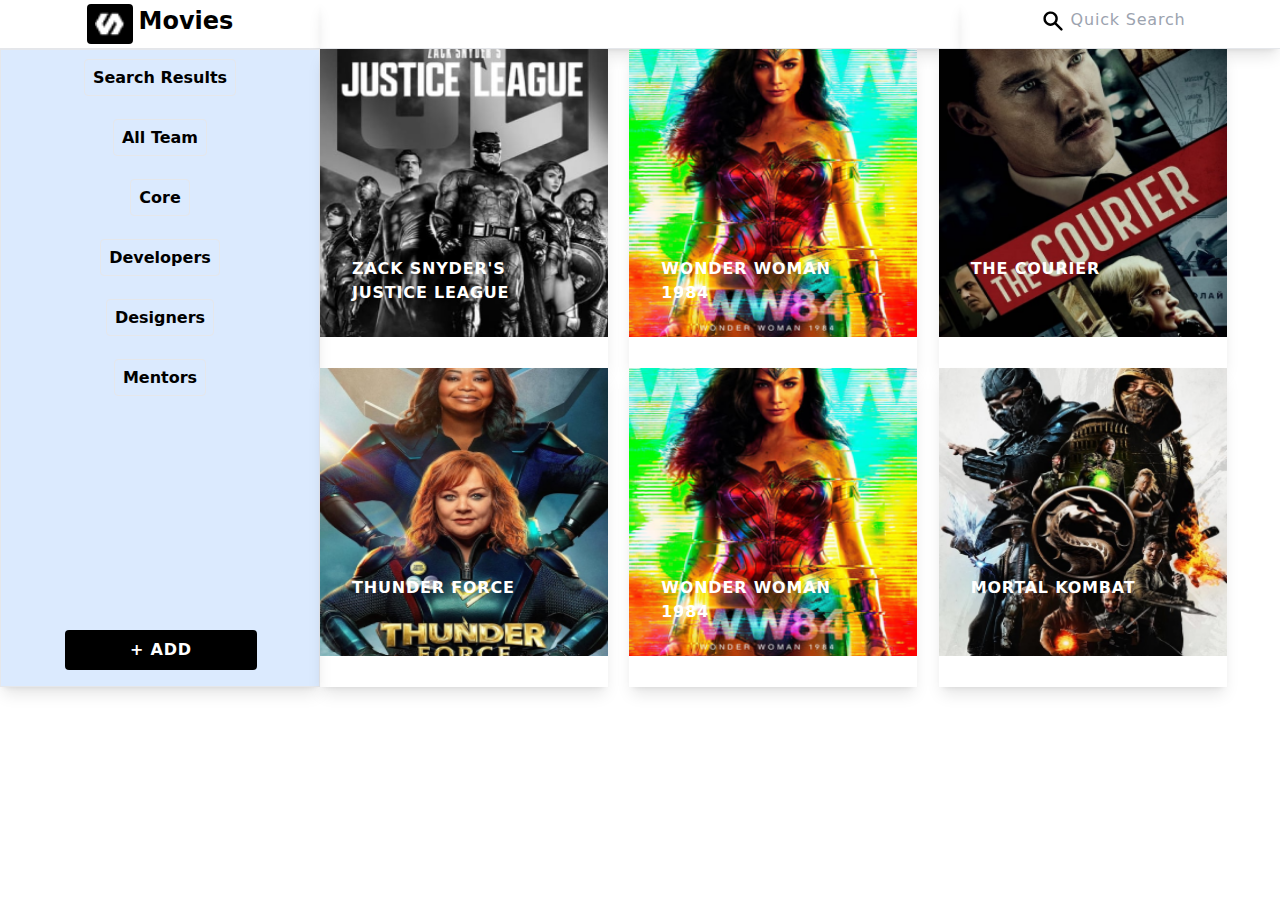
<file: index.html>
<!DOCTYPE html>
<html lang="en">
<head>
    <meta charset="UTF-8">
    <meta http-equiv="X-UA-Compatible" content="IE=edge">
    <meta name="viewport" content="width=device-width, initial-scale=1.0">
    <title>Movie Website</title>
    <link rel="stylesheet" href="styles.css">
</head>
<body>
    <div>
        <div class="grid grid-cols-4">
        <div class="col-span-1 p-1 border-b shadow-lg text-center">
            <img class="bg-black p-2 rounded h-10 inline-block" src="img/Path 1.png" alt="Path 1">
            <h1 class=" font-extrabold text-2xl sm:text-lg md:text-lg inline-block" id="names">Directory</h1>
        </div>
        <div class="col-span-2 border-b shadow-lg"></div>
        <div class="col-span-1 border-b shadow-lg text-center" id="search-result">
            <form id="form">
            <svg class="w-6 h-6 text-black inline-block btn" fill="currentColor" viewBox="0 0 20 20" xmlns="http://www.w3.org/2000/svg"><path fill-rule="evenodd" d="M8 4a4 4 0 100 8 4 4 0 000-8zM2 8a6 6 0 1110.89 3.476l4.817 4.817a1 1 0 01-1.414 1.414l-4.816-4.816A6 6 0 012 8z" clip-rule="evenodd"></path></svg>
            <input class="w-32 sm:w-0 md:w-0 inline-block mt-2 rounded btn search sm:invisible md:invisible" type="text" id="search" name="Quick Search" placeholder="Quick Search">
            </form>
        </div>
        </div>

        <div class="grid grid-cols-4">
        <div class="col-span-1 border shadow-lg font-bold p-4 text-center bg-blue-100">
        <ul class="space-y-9 sm:invisible md:invisible">
            <li>
                <a href="#">
                    <span class="border rounded hover:bg-white p-2">Search Results</span>
                </a>
            </li>
            <li>
                <a href="#">
                    <span class="border rounded hover:bg-white p-2">All Team</span>
                </a>
            </li>
            <li>
                <a href="#">
                    <span class="border rounded hover:bg-white p-2">Core</span>
                </a>
            </li>
            <li>
                <a href="#">
                    <span class="border rounded hover:bg-white p-2">Developers</span>
                </a>
            </li>
            <li>
                <a href="#">
                    <span class="border rounded hover:bg-white p-2">Designers</span>
                </a>
            </li>
            <li>
                <a href="#">
                    <span class="border rounded hover:bg-white p-2">Mentors</span>
                </a>
            </li>
        </ul>
        <div class="mt-60">
        <div class="text-white p-2 bg-black rounded lg:w-32 lg:ml-4 xl:w-40 xl:ml-1 2xl:w-48 2xl:ml-12 md:w-28 md:ml-3 w-52 ml-20 btn sm:invisible md:invisible 6xl:ml-44" id="button">+ Contact</div>
        </div>
        </div>

        <main class=" grid grid-cols-3 sm:grid-cols-1 md:grid-cols-2 md:mr-8 lg:mr-8 xl:mr-8 2xl:mr-8 col-span-3 movie" id="main">
            <div class="w-80 shadow-lg hover:shadow-2xl btn sm:w-16 lg:w-36 xl:w-40 2xl:w-72 movie">
                <img src="img/JL.png" alt="Image" class="w-80 h-72">
                <span class="badge title movie-info" id="movie-name">Zack Snyder's <br> Justice League</span>
            </div>
            <div class="w-80 shadow-lg hover:shadow-2xl btn sm:w-16 md:w-24 lg:w-36 xl:w-40 2xl:w-72 ">
                <img src="img/WW.png" alt="Image" class="w-80 h-72">
                <span class="badge title movie-info" id="movie-name">Wonder Woman <br> 1984</span>
            </div>
            <div class="w-80 shadow-lg hover:shadow-2xl btn sm:w-16 md:w-24 lg:w-36 xl:w-40 2xl:w-72">
                <img src="img/TC.png" alt="Image" class="w-80 h-72">
                <span class="badge title movie-info" id="movie-name">The Courier</span>
            </div>
            <div class="w-80 shadow-lg hover:shadow-2xl btn sm:w-16 md:w-24 lg:w-36 xl:w-40 2xl:w-72">
                <img src="img/TF.png" alt="Image" class="w-80 h-72">
                <span class="badge title movie-info" id="movie-name">Thunder Force</span>
            </div>
            <div class="w-80 shadow-lg hover:shadow-2xl btn sm:w-16 md:w-24 lg:w-36 xl:w-40 2xl:w-72">
                <img src="img/WW.png" alt="Image" class="w-80 h-72">
                <span class="badge title movie-info" id="movie-name">Wonder Woman <br> 1984</span>
            </div>
            <div class="w-80 shadow-lg hover:shadow-2xl btn sm:w-16 md:w-24 lg:w-36 xl:w-40 2xl:w-72">
                <img src="img/MK.png" alt="Image" class="w-80 h-72">
                <span class="badge title movie-info" id="movie-name">Mortal Kombat</span>
            </div>
        </main>
    </div>

    <script src="script.js"></script>
</body>
</html>
</file>
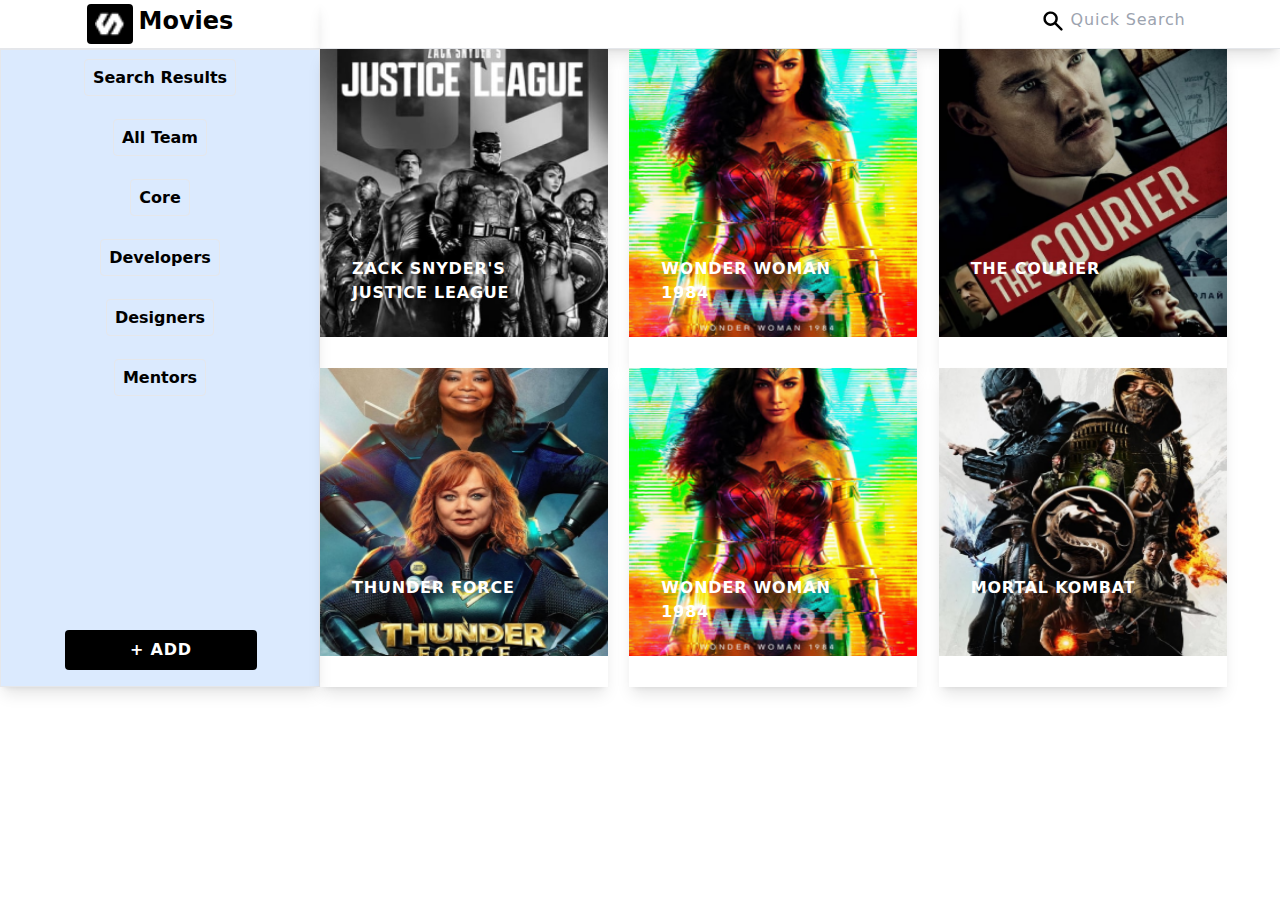
<file: public/index.html>
<!DOCTYPE html>
<html lang="en">
<head>
    <meta charset="UTF-8">
    <meta http-equiv="X-UA-Compatible" content="IE=edge">
    <meta name="viewport" content="width=device-width, initial-scale=1.0">
    <title>Movie Website</title>
    <link rel="stylesheet" href="styles.css">
</head>
<body>
    <div>
        <div class="grid grid-cols-4">
        <div class="col-span-1 p-1 border-b shadow-lg text-center">
            <img class="bg-black p-2 rounded h-10 inline-block" src="img/Path 1.png" alt="Path 1">
            <h1 class=" font-extrabold text-2xl sm:text-lg md:text-lg inline-block" id="names">Directory</h1>
        </div>
        <div class="col-span-2 border-b shadow-lg"></div>
        <div class="col-span-1 border-b shadow-lg text-center" id="search-result">
            <form id="form">
            <svg class="w-6 h-6 text-black inline-block btn" fill="currentColor" viewBox="0 0 20 20" xmlns="http://www.w3.org/2000/svg"><path fill-rule="evenodd" d="M8 4a4 4 0 100 8 4 4 0 000-8zM2 8a6 6 0 1110.89 3.476l4.817 4.817a1 1 0 01-1.414 1.414l-4.816-4.816A6 6 0 012 8z" clip-rule="evenodd"></path></svg>
            <input class="w-32 sm:w-0 md:w-0 inline-block mt-2 rounded btn search sm:invisible md:invisible" type="text" id="search" name="Quick Search" placeholder="Quick Search">
            </form>
        </div>
        </div>

        <div class="grid grid-cols-4">
        <div class="col-span-1 border shadow-lg font-bold p-4 text-center bg-blue-100">
        <ul class="space-y-9 sm:invisible md:invisible">
            <li>
                <a href="#">
                    <span class="border rounded hover:bg-white p-2">Search Results</span>
                </a>
            </li>
            <li>
                <a href="#">
                    <span class="border rounded hover:bg-white p-2">All Team</span>
                </a>
            </li>
            <li>
                <a href="#">
                    <span class="border rounded hover:bg-white p-2">Core</span>
                </a>
            </li>
            <li>
                <a href="#">
                    <span class="border rounded hover:bg-white p-2">Developers</span>
                </a>
            </li>
            <li>
                <a href="#">
                    <span class="border rounded hover:bg-white p-2">Designers</span>
                </a>
            </li>
            <li>
                <a href="#">
                    <span class="border rounded hover:bg-white p-2">Mentors</span>
                </a>
            </li>
        </ul>
        <div class="mt-60">
        <div class="text-white p-2 bg-black rounded lg:w-32 lg:ml-4 xl:w-40 xl:ml-1 2xl:w-48 2xl:ml-12 md:w-28 md:ml-3 w-52 ml-20 btn sm:invisible md:invisible 6xl:ml-44" id="button">+ Contact</div>
        </div>
        </div>

        <main class=" grid grid-cols-3 sm:grid-cols-1 md:grid-cols-2 md:mr-8 lg:mr-8 xl:mr-8 2xl:mr-8 col-span-3 movie" id="main">
            <div class="w-80 shadow-lg hover:shadow-2xl btn sm:w-16 lg:w-36 xl:w-40 2xl:w-72 movie">
                <img src="img/JL.png" alt="Image" class="w-80 h-72">
                <span class="badge title movie-info" id="movie-name">Zack Snyder's <br> Justice League</span>
            </div>
            <div class="w-80 shadow-lg hover:shadow-2xl btn sm:w-16 md:w-24 lg:w-36 xl:w-40 2xl:w-72 ">
                <img src="img/WW.png" alt="Image" class="w-80 h-72">
                <span class="badge title movie-info" id="movie-name">Wonder Woman <br> 1984</span>
            </div>
            <div class="w-80 shadow-lg hover:shadow-2xl btn sm:w-16 md:w-24 lg:w-36 xl:w-40 2xl:w-72">
                <img src="img/TC.png" alt="Image" class="w-80 h-72">
                <span class="badge title movie-info" id="movie-name">The Courier</span>
            </div>
            <div class="w-80 shadow-lg hover:shadow-2xl btn sm:w-16 md:w-24 lg:w-36 xl:w-40 2xl:w-72">
                <img src="img/TF.png" alt="Image" class="w-80 h-72">
                <span class="badge title movie-info" id="movie-name">Thunder Force</span>
            </div>
            <div class="w-80 shadow-lg hover:shadow-2xl btn sm:w-16 md:w-24 lg:w-36 xl:w-40 2xl:w-72">
                <img src="img/WW.png" alt="Image" class="w-80 h-72">
                <span class="badge title movie-info" id="movie-name">Wonder Woman <br> 1984</span>
            </div>
            <div class="w-80 shadow-lg hover:shadow-2xl btn sm:w-16 md:w-24 lg:w-36 xl:w-40 2xl:w-72">
                <img src="img/MK.png" alt="Image" class="w-80 h-72">
                <span class="badge title movie-info" id="movie-name">Mortal Kombat</span>
            </div>
        </main>
    </div>

    <script src="script.js"></script>
</body>
</html>
</file>
<file: styles.css>
/*
! tailwindcss v3.1.5 | MIT License | https://tailwindcss.com
*/

/*
1. Prevent padding and border from affecting element width. (https://github.com/mozdevs/cssremedy/issues/4)
2. Allow adding a border to an element by just adding a border-width. (https://github.com/tailwindcss/tailwindcss/pull/116)
*/

*,
::before,
::after {
  box-sizing: border-box;
  /* 1 */
  border-width: 0;
  /* 2 */
  border-style: solid;
  /* 2 */
  border-color: #e5e7eb;
  /* 2 */
}

::before,
::after {
  --tw-content: '';
}

/*
1. Use a consistent sensible line-height in all browsers.
2. Prevent adjustments of font size after orientation changes in iOS.
3. Use a more readable tab size.
4. Use the user's configured `sans` font-family by default.
*/

html {
  line-height: 1.5;
  /* 1 */
  -webkit-text-size-adjust: 100%;
  /* 2 */
  -moz-tab-size: 4;
  /* 3 */
  -o-tab-size: 4;
     tab-size: 4;
  /* 3 */
  font-family: ui-sans-serif, system-ui, -apple-system, BlinkMacSystemFont, "Segoe UI", Roboto, "Helvetica Neue", Arial, "Noto Sans", sans-serif, "Apple Color Emoji", "Segoe UI Emoji", "Segoe UI Symbol", "Noto Color Emoji";
  /* 4 */
}

/*
1. Remove the margin in all browsers.
2. Inherit line-height from `html` so users can set them as a class directly on the `html` element.
*/

body {
  margin: 0;
  /* 1 */
  line-height: inherit;
  /* 2 */
}

/*
1. Add the correct height in Firefox.
2. Correct the inheritance of border color in Firefox. (https://bugzilla.mozilla.org/show_bug.cgi?id=190655)
3. Ensure horizontal rules are visible by default.
*/

hr {
  height: 0;
  /* 1 */
  color: inherit;
  /* 2 */
  border-top-width: 1px;
  /* 3 */
}

/*
Add the correct text decoration in Chrome, Edge, and Safari.
*/

abbr:where([title]) {
  -webkit-text-decoration: underline dotted;
          text-decoration: underline dotted;
}

/*
Remove the default font size and weight for headings.
*/

h1,
h2,
h3,
h4,
h5,
h6 {
  font-size: inherit;
  font-weight: inherit;
}

/*
Reset links to optimize for opt-in styling instead of opt-out.
*/

a {
  color: inherit;
  text-decoration: inherit;
}

/*
Add the correct font weight in Edge and Safari.
*/

b,
strong {
  font-weight: bolder;
}

/*
1. Use the user's configured `mono` font family by default.
2. Correct the odd `em` font sizing in all browsers.
*/

code,
kbd,
samp,
pre {
  font-family: ui-monospace, SFMono-Regular, Menlo, Monaco, Consolas, "Liberation Mono", "Courier New", monospace;
  /* 1 */
  font-size: 1em;
  /* 2 */
}

/*
Add the correct font size in all browsers.
*/

small {
  font-size: 80%;
}

/*
Prevent `sub` and `sup` elements from affecting the line height in all browsers.
*/

sub,
sup {
  font-size: 75%;
  line-height: 0;
  position: relative;
  vertical-align: baseline;
}

sub {
  bottom: -0.25em;
}

sup {
  top: -0.5em;
}

/*
1. Remove text indentation from table contents in Chrome and Safari. (https://bugs.chromium.org/p/chromium/issues/detail?id=999088, https://bugs.webkit.org/show_bug.cgi?id=201297)
2. Correct table border color inheritance in all Chrome and Safari. (https://bugs.chromium.org/p/chromium/issues/detail?id=935729, https://bugs.webkit.org/show_bug.cgi?id=195016)
3. Remove gaps between table borders by default.
*/

table {
  text-indent: 0;
  /* 1 */
  border-color: inherit;
  /* 2 */
  border-collapse: collapse;
  /* 3 */
}

/*
1. Change the font styles in all browsers.
2. Remove the margin in Firefox and Safari.
3. Remove default padding in all browsers.
*/

button,
input,
optgroup,
select,
textarea {
  font-family: inherit;
  /* 1 */
  font-size: 100%;
  /* 1 */
  font-weight: inherit;
  /* 1 */
  line-height: inherit;
  /* 1 */
  color: inherit;
  /* 1 */
  margin: 0;
  /* 2 */
  padding: 0;
  /* 3 */
}

/*
Remove the inheritance of text transform in Edge and Firefox.
*/

button,
select {
  text-transform: none;
}

/*
1. Correct the inability to style clickable types in iOS and Safari.
2. Remove default button styles.
*/

button,
[type='button'],
[type='reset'],
[type='submit'] {
  -webkit-appearance: button;
  /* 1 */
  background-color: transparent;
  /* 2 */
  background-image: none;
  /* 2 */
}

/*
Use the modern Firefox focus style for all focusable elements.
*/

:-moz-focusring {
  outline: auto;
}

/*
Remove the additional `:invalid` styles in Firefox. (https://github.com/mozilla/gecko-dev/blob/2f9eacd9d3d995c937b4251a5557d95d494c9be1/layout/style/res/forms.css#L728-L737)
*/

:-moz-ui-invalid {
  box-shadow: none;
}

/*
Add the correct vertical alignment in Chrome and Firefox.
*/

progress {
  vertical-align: baseline;
}

/*
Correct the cursor style of increment and decrement buttons in Safari.
*/

::-webkit-inner-spin-button,
::-webkit-outer-spin-button {
  height: auto;
}

/*
1. Correct the odd appearance in Chrome and Safari.
2. Correct the outline style in Safari.
*/

[type='search'] {
  -webkit-appearance: textfield;
  /* 1 */
  outline-offset: -2px;
  /* 2 */
}

/*
Remove the inner padding in Chrome and Safari on macOS.
*/

::-webkit-search-decoration {
  -webkit-appearance: none;
}

/*
1. Correct the inability to style clickable types in iOS and Safari.
2. Change font properties to `inherit` in Safari.
*/

::-webkit-file-upload-button {
  -webkit-appearance: button;
  /* 1 */
  font: inherit;
  /* 2 */
}

/*
Add the correct display in Chrome and Safari.
*/

summary {
  display: list-item;
}

/*
Removes the default spacing and border for appropriate elements.
*/

blockquote,
dl,
dd,
h1,
h2,
h3,
h4,
h5,
h6,
hr,
figure,
p,
pre {
  margin: 0;
}

fieldset {
  margin: 0;
  padding: 0;
}

legend {
  padding: 0;
}

ol,
ul,
menu {
  list-style: none;
  margin: 0;
  padding: 0;
}

/*
Prevent resizing textareas horizontally by default.
*/

textarea {
  resize: vertical;
}

/*
1. Reset the default placeholder opacity in Firefox. (https://github.com/tailwindlabs/tailwindcss/issues/3300)
2. Set the default placeholder color to the user's configured gray 400 color.
*/

input::-moz-placeholder, textarea::-moz-placeholder {
  opacity: 1;
  /* 1 */
  color: #9ca3af;
  /* 2 */
}

input:-ms-input-placeholder, textarea:-ms-input-placeholder {
  opacity: 1;
  /* 1 */
  color: #9ca3af;
  /* 2 */
}

input::placeholder,
textarea::placeholder {
  opacity: 1;
  /* 1 */
  color: #9ca3af;
  /* 2 */
}

/*
Set the default cursor for buttons.
*/

button,
[role="button"] {
  cursor: pointer;
}

/*
Make sure disabled buttons don't get the pointer cursor.
*/

:disabled {
  cursor: default;
}

/*
1. Make replaced elements `display: block` by default. (https://github.com/mozdevs/cssremedy/issues/14)
2. Add `vertical-align: middle` to align replaced elements more sensibly by default. (https://github.com/jensimmons/cssremedy/issues/14#issuecomment-634934210)
   This can trigger a poorly considered lint error in some tools but is included by design.
*/

img,
svg,
video,
canvas,
audio,
iframe,
embed,
object {
  display: block;
  /* 1 */
  vertical-align: middle;
  /* 2 */
}

/*
Constrain images and videos to the parent width and preserve their intrinsic aspect ratio. (https://github.com/mozdevs/cssremedy/issues/14)
*/

img,
video {
  max-width: 100%;
  height: auto;
}

*, ::before, ::after {
  --tw-border-spacing-x: 0;
  --tw-border-spacing-y: 0;
  --tw-translate-x: 0;
  --tw-translate-y: 0;
  --tw-rotate: 0;
  --tw-skew-x: 0;
  --tw-skew-y: 0;
  --tw-scale-x: 1;
  --tw-scale-y: 1;
  --tw-pan-x:  ;
  --tw-pan-y:  ;
  --tw-pinch-zoom:  ;
  --tw-scroll-snap-strictness: proximity;
  --tw-ordinal:  ;
  --tw-slashed-zero:  ;
  --tw-numeric-figure:  ;
  --tw-numeric-spacing:  ;
  --tw-numeric-fraction:  ;
  --tw-ring-inset:  ;
  --tw-ring-offset-width: 0px;
  --tw-ring-offset-color: #fff;
  --tw-ring-color: rgb(59 130 246 / 0.5);
  --tw-ring-offset-shadow: 0 0 #0000;
  --tw-ring-shadow: 0 0 #0000;
  --tw-shadow: 0 0 #0000;
  --tw-shadow-colored: 0 0 #0000;
  --tw-blur:  ;
  --tw-brightness:  ;
  --tw-contrast:  ;
  --tw-grayscale:  ;
  --tw-hue-rotate:  ;
  --tw-invert:  ;
  --tw-saturate:  ;
  --tw-sepia:  ;
  --tw-drop-shadow:  ;
  --tw-backdrop-blur:  ;
  --tw-backdrop-brightness:  ;
  --tw-backdrop-contrast:  ;
  --tw-backdrop-grayscale:  ;
  --tw-backdrop-hue-rotate:  ;
  --tw-backdrop-invert:  ;
  --tw-backdrop-opacity:  ;
  --tw-backdrop-saturate:  ;
  --tw-backdrop-sepia:  ;
}

::-webkit-backdrop {
  --tw-border-spacing-x: 0;
  --tw-border-spacing-y: 0;
  --tw-translate-x: 0;
  --tw-translate-y: 0;
  --tw-rotate: 0;
  --tw-skew-x: 0;
  --tw-skew-y: 0;
  --tw-scale-x: 1;
  --tw-scale-y: 1;
  --tw-pan-x:  ;
  --tw-pan-y:  ;
  --tw-pinch-zoom:  ;
  --tw-scroll-snap-strictness: proximity;
  --tw-ordinal:  ;
  --tw-slashed-zero:  ;
  --tw-numeric-figure:  ;
  --tw-numeric-spacing:  ;
  --tw-numeric-fraction:  ;
  --tw-ring-inset:  ;
  --tw-ring-offset-width: 0px;
  --tw-ring-offset-color: #fff;
  --tw-ring-color: rgb(59 130 246 / 0.5);
  --tw-ring-offset-shadow: 0 0 #0000;
  --tw-ring-shadow: 0 0 #0000;
  --tw-shadow: 0 0 #0000;
  --tw-shadow-colored: 0 0 #0000;
  --tw-blur:  ;
  --tw-brightness:  ;
  --tw-contrast:  ;
  --tw-grayscale:  ;
  --tw-hue-rotate:  ;
  --tw-invert:  ;
  --tw-saturate:  ;
  --tw-sepia:  ;
  --tw-drop-shadow:  ;
  --tw-backdrop-blur:  ;
  --tw-backdrop-brightness:  ;
  --tw-backdrop-contrast:  ;
  --tw-backdrop-grayscale:  ;
  --tw-backdrop-hue-rotate:  ;
  --tw-backdrop-invert:  ;
  --tw-backdrop-opacity:  ;
  --tw-backdrop-saturate:  ;
  --tw-backdrop-sepia:  ;
}

::backdrop {
  --tw-border-spacing-x: 0;
  --tw-border-spacing-y: 0;
  --tw-translate-x: 0;
  --tw-translate-y: 0;
  --tw-rotate: 0;
  --tw-skew-x: 0;
  --tw-skew-y: 0;
  --tw-scale-x: 1;
  --tw-scale-y: 1;
  --tw-pan-x:  ;
  --tw-pan-y:  ;
  --tw-pinch-zoom:  ;
  --tw-scroll-snap-strictness: proximity;
  --tw-ordinal:  ;
  --tw-slashed-zero:  ;
  --tw-numeric-figure:  ;
  --tw-numeric-spacing:  ;
  --tw-numeric-fraction:  ;
  --tw-ring-inset:  ;
  --tw-ring-offset-width: 0px;
  --tw-ring-offset-color: #fff;
  --tw-ring-color: rgb(59 130 246 / 0.5);
  --tw-ring-offset-shadow: 0 0 #0000;
  --tw-ring-shadow: 0 0 #0000;
  --tw-shadow: 0 0 #0000;
  --tw-shadow-colored: 0 0 #0000;
  --tw-blur:  ;
  --tw-brightness:  ;
  --tw-contrast:  ;
  --tw-grayscale:  ;
  --tw-hue-rotate:  ;
  --tw-invert:  ;
  --tw-saturate:  ;
  --tw-sepia:  ;
  --tw-drop-shadow:  ;
  --tw-backdrop-blur:  ;
  --tw-backdrop-brightness:  ;
  --tw-backdrop-contrast:  ;
  --tw-backdrop-grayscale:  ;
  --tw-backdrop-hue-rotate:  ;
  --tw-backdrop-invert:  ;
  --tw-backdrop-opacity:  ;
  --tw-backdrop-saturate:  ;
  --tw-backdrop-sepia:  ;
}

.col-span-1 {
  grid-column: span 1 / span 1;
}

.col-span-2 {
  grid-column: span 2 / span 2;
}

.col-span-3 {
  grid-column: span 3 / span 3;
}

.mt-2 {
  margin-top: 0.5rem;
}

.mt-60 {
  margin-top: 15rem;
}

.ml-20 {
  margin-left: 5rem;
}

.mt-8 {
  margin-top: 2rem;
}

.ml-8 {
  margin-left: 2rem;
}

.mb-8 {
  margin-bottom: 2rem;
}

.inline-block {
  display: inline-block;
}

.grid {
  display: grid;
}

.h-10 {
  height: 2.5rem;
}

.h-6 {
  height: 1.5rem;
}

.h-72 {
  height: 18rem;
}

.w-6 {
  width: 1.5rem;
}

.w-32 {
  width: 8rem;
}

.w-52 {
  width: 13rem;
}

.w-80 {
  width: 20rem;
}

.grid-cols-4 {
  grid-template-columns: repeat(4, minmax(0, 1fr));
}

.grid-cols-3 {
  grid-template-columns: repeat(3, minmax(0, 1fr));
}

.space-y-9 > :not([hidden]) ~ :not([hidden]) {
  --tw-space-y-reverse: 0;
  margin-top: calc(2.25rem * calc(1 - var(--tw-space-y-reverse)));
  margin-bottom: calc(2.25rem * var(--tw-space-y-reverse));
}

.rounded {
  border-radius: 0.25rem;
}

.border {
  border-width: 1px;
}

.border-b {
  border-bottom-width: 1px;
}

.bg-black {
  --tw-bg-opacity: 1;
  background-color: rgb(0 0 0 / var(--tw-bg-opacity));
}

.bg-blue-100 {
  --tw-bg-opacity: 1;
  background-color: rgb(219 234 254 / var(--tw-bg-opacity));
}

.p-1 {
  padding: 0.25rem;
}

.p-2 {
  padding: 0.5rem;
}

.p-4 {
  padding: 1rem;
}

.text-center {
  text-align: center;
}

.text-2xl {
  font-size: 1.5rem;
  line-height: 2rem;
}

.font-extrabold {
  font-weight: 800;
}

.font-bold {
  font-weight: 700;
}

.text-black {
  --tw-text-opacity: 1;
  color: rgb(0 0 0 / var(--tw-text-opacity));
}

.text-white {
  --tw-text-opacity: 1;
  color: rgb(255 255 255 / var(--tw-text-opacity));
}

.shadow-lg {
  --tw-shadow: 0 10px 15px -3px rgb(0 0 0 / 0.1), 0 4px 6px -4px rgb(0 0 0 / 0.1);
  --tw-shadow-colored: 0 10px 15px -3px var(--tw-shadow-color), 0 4px 6px -4px var(--tw-shadow-color);
  box-shadow: var(--tw-ring-offset-shadow, 0 0 #0000), var(--tw-ring-shadow, 0 0 #0000), var(--tw-shadow);
}

.btn {
  transform: translate(var(--tw-translate-x), var(--tw-translate-y)) rotate(var(--tw-rotate)) skewX(var(--tw-skew-x)) skewY(var(--tw-skew-y)) scaleX(var(--tw-scale-x)) scaleY(var(--tw-scale-y));
  cursor: pointer;
  letter-spacing: 0.05em;
}

.btn:hover {
  --tw-scale-x: 1.05;
  --tw-scale-y: 1.05;
  transform: translate(var(--tw-translate-x), var(--tw-translate-y)) rotate(var(--tw-rotate)) skewX(var(--tw-skew-x)) skewY(var(--tw-skew-y)) scaleX(var(--tw-scale-x)) scaleY(var(--tw-scale-y));
  --tw-bg-opacity: 0.7;
  --tw-shadow: inset 0 2px 4px 0 rgb(0 0 0 / 0.05);
  --tw-shadow-colored: inset 0 2px 4px 0 var(--tw-shadow-color);
  box-shadow: var(--tw-ring-offset-shadow, 0 0 #0000), var(--tw-ring-shadow, 0 0 #0000), var(--tw-shadow);
}

.badge {
  position: absolute;
  top: 12rem;
  margin-left: 1.5rem;
  margin-top: 0.5rem;
  border-radius: 9999px;
  padding: 0.5rem;
  font-weight: 700;
  text-transform: uppercase;
  --tw-text-opacity: 1;
  color: rgb(255 255 255 / var(--tw-text-opacity));
}

@media (min-width: 50px) and (max-width: 449px) {
  .badge {
    padding: 0px;
    font-size: 0.75rem;
    line-height: 1rem;
    font-weight: 100;
  }
}

@media (min-width: 449px) and (max-width: 644px) {
  .badge {
    padding: 0px;
    font-size: 0.75rem;
    line-height: 1rem;
    font-weight: 100;
  }
}

@media (min-width: 644px) and (max-width: 767px) {
  .badge {
    padding: 0px;
    font-size: 0.75rem;
    line-height: 1rem;
    font-weight: 100;
  }
}

@media (min-width: 767px) and (max-width: 1199px) {
  .badge {
    margin-left: 0.25rem;
    font-size: 0.875rem;
    line-height: 1.25rem;
    font-weight: 200;
  }
}

.title {
  transform: translate(var(--tw-translate-x), var(--tw-translate-y)) rotate(var(--tw-rotate)) skewX(var(--tw-skew-x)) skewY(var(--tw-skew-y)) scaleX(var(--tw-scale-x)) scaleY(var(--tw-scale-y));
  cursor: pointer;
  letter-spacing: 0.05em;
}

.title:hover {
  --tw-scale-x: 1.1;
  --tw-scale-y: 1.1;
  transform: translate(var(--tw-translate-x), var(--tw-translate-y)) rotate(var(--tw-rotate)) skewX(var(--tw-skew-x)) skewY(var(--tw-skew-y)) scaleX(var(--tw-scale-x)) scaleY(var(--tw-scale-y));
  --tw-bg-opacity: 1;
  --tw-shadow: inset 0 2px 4px 0 rgb(0 0 0 / 0.05);
  --tw-shadow-colored: inset 0 2px 4px 0 var(--tw-shadow-color);
  box-shadow: var(--tw-ring-offset-shadow, 0 0 #0000), var(--tw-ring-shadow, 0 0 #0000), var(--tw-shadow);
}

.hover\:bg-white:hover {
  --tw-bg-opacity: 1;
  background-color: rgb(255 255 255 / var(--tw-bg-opacity));
}

.hover\:shadow-2xl:hover {
  --tw-shadow: 0 25px 50px -12px rgb(0 0 0 / 0.25);
  --tw-shadow-colored: 0 25px 50px -12px var(--tw-shadow-color);
  box-shadow: var(--tw-ring-offset-shadow, 0 0 #0000), var(--tw-ring-shadow, 0 0 #0000), var(--tw-shadow);
}

@media (min-width: 50px) and (max-width: 449px) {
  .sm\:invisible {
    visibility: hidden;
  }

  .sm\:w-0 {
    width: 0px;
  }

  .sm\:w-16 {
    width: 4rem;
  }

  .sm\:w-44 {
    width: 11rem;
  }

  .sm\:grid-cols-1 {
    grid-template-columns: repeat(1, minmax(0, 1fr));
  }

  .sm\:text-lg {
    font-size: 1.125rem;
    line-height: 1.75rem;
  }
}

@media (min-width: 449px) and (max-width: 644px) {
  .md\:invisible {
    visibility: hidden;
  }

  .md\:ml-3 {
    margin-left: 0.75rem;
  }

  .md\:mr-8 {
    margin-right: 2rem;
  }

  .md\:w-0 {
    width: 0px;
  }

  .md\:w-28 {
    width: 7rem;
  }

  .md\:w-24 {
    width: 6rem;
  }

  .md\:w-36 {
    width: 9rem;
  }

  .md\:grid-cols-2 {
    grid-template-columns: repeat(2, minmax(0, 1fr));
  }

  .md\:text-lg {
    font-size: 1.125rem;
    line-height: 1.75rem;
  }
}

@media (min-width: 644px) and (max-width: 767px) {
  .lg\:ml-4 {
    margin-left: 1rem;
  }

  .lg\:mr-8 {
    margin-right: 2rem;
  }

  .lg\:w-32 {
    width: 8rem;
  }

  .lg\:w-36 {
    width: 9rem;
  }
}

@media (min-width: 767px) and (max-width: 1199px) {
  .xl\:ml-1 {
    margin-left: 0.25rem;
  }

  .xl\:mr-8 {
    margin-right: 2rem;
  }

  .xl\:w-40 {
    width: 10rem;
  }
}

@media (min-width: 1199px) and (max-width: 1400px) {
  .\32xl\:ml-12 {
    margin-left: 3rem;
  }

  .\32xl\:mr-8 {
    margin-right: 2rem;
  }

  .\32xl\:w-48 {
    width: 12rem;
  }

  .\32xl\:w-72 {
    width: 18rem;
  }
}

@media (min-width: 2000px) and (max-width: 2570px) {
  .\36xl\:ml-44 {
    margin-left: 11rem;
  }
}
</file>
<file: public/styles.css>
/*
! tailwindcss v3.1.5 | MIT License | https://tailwindcss.com
*/

/*
1. Prevent padding and border from affecting element width. (https://github.com/mozdevs/cssremedy/issues/4)
2. Allow adding a border to an element by just adding a border-width. (https://github.com/tailwindcss/tailwindcss/pull/116)
*/

*,
::before,
::after {
  box-sizing: border-box;
  /* 1 */
  border-width: 0;
  /* 2 */
  border-style: solid;
  /* 2 */
  border-color: #e5e7eb;
  /* 2 */
}

::before,
::after {
  --tw-content: '';
}

/*
1. Use a consistent sensible line-height in all browsers.
2. Prevent adjustments of font size after orientation changes in iOS.
3. Use a more readable tab size.
4. Use the user's configured `sans` font-family by default.
*/

html {
  line-height: 1.5;
  /* 1 */
  -webkit-text-size-adjust: 100%;
  /* 2 */
  -moz-tab-size: 4;
  /* 3 */
  -o-tab-size: 4;
     tab-size: 4;
  /* 3 */
  font-family: ui-sans-serif, system-ui, -apple-system, BlinkMacSystemFont, "Segoe UI", Roboto, "Helvetica Neue", Arial, "Noto Sans", sans-serif, "Apple Color Emoji", "Segoe UI Emoji", "Segoe UI Symbol", "Noto Color Emoji";
  /* 4 */
}

/*
1. Remove the margin in all browsers.
2. Inherit line-height from `html` so users can set them as a class directly on the `html` element.
*/

body {
  margin: 0;
  /* 1 */
  line-height: inherit;
  /* 2 */
}

/*
1. Add the correct height in Firefox.
2. Correct the inheritance of border color in Firefox. (https://bugzilla.mozilla.org/show_bug.cgi?id=190655)
3. Ensure horizontal rules are visible by default.
*/

hr {
  height: 0;
  /* 1 */
  color: inherit;
  /* 2 */
  border-top-width: 1px;
  /* 3 */
}

/*
Add the correct text decoration in Chrome, Edge, and Safari.
*/

abbr:where([title]) {
  -webkit-text-decoration: underline dotted;
          text-decoration: underline dotted;
}

/*
Remove the default font size and weight for headings.
*/

h1,
h2,
h3,
h4,
h5,
h6 {
  font-size: inherit;
  font-weight: inherit;
}

/*
Reset links to optimize for opt-in styling instead of opt-out.
*/

a {
  color: inherit;
  text-decoration: inherit;
}

/*
Add the correct font weight in Edge and Safari.
*/

b,
strong {
  font-weight: bolder;
}

/*
1. Use the user's configured `mono` font family by default.
2. Correct the odd `em` font sizing in all browsers.
*/

code,
kbd,
samp,
pre {
  font-family: ui-monospace, SFMono-Regular, Menlo, Monaco, Consolas, "Liberation Mono", "Courier New", monospace;
  /* 1 */
  font-size: 1em;
  /* 2 */
}

/*
Add the correct font size in all browsers.
*/

small {
  font-size: 80%;
}

/*
Prevent `sub` and `sup` elements from affecting the line height in all browsers.
*/

sub,
sup {
  font-size: 75%;
  line-height: 0;
  position: relative;
  vertical-align: baseline;
}

sub {
  bottom: -0.25em;
}

sup {
  top: -0.5em;
}

/*
1. Remove text indentation from table contents in Chrome and Safari. (https://bugs.chromium.org/p/chromium/issues/detail?id=999088, https://bugs.webkit.org/show_bug.cgi?id=201297)
2. Correct table border color inheritance in all Chrome and Safari. (https://bugs.chromium.org/p/chromium/issues/detail?id=935729, https://bugs.webkit.org/show_bug.cgi?id=195016)
3. Remove gaps between table borders by default.
*/

table {
  text-indent: 0;
  /* 1 */
  border-color: inherit;
  /* 2 */
  border-collapse: collapse;
  /* 3 */
}

/*
1. Change the font styles in all browsers.
2. Remove the margin in Firefox and Safari.
3. Remove default padding in all browsers.
*/

button,
input,
optgroup,
select,
textarea {
  font-family: inherit;
  /* 1 */
  font-size: 100%;
  /* 1 */
  font-weight: inherit;
  /* 1 */
  line-height: inherit;
  /* 1 */
  color: inherit;
  /* 1 */
  margin: 0;
  /* 2 */
  padding: 0;
  /* 3 */
}

/*
Remove the inheritance of text transform in Edge and Firefox.
*/

button,
select {
  text-transform: none;
}

/*
1. Correct the inability to style clickable types in iOS and Safari.
2. Remove default button styles.
*/

button,
[type='button'],
[type='reset'],
[type='submit'] {
  -webkit-appearance: button;
  /* 1 */
  background-color: transparent;
  /* 2 */
  background-image: none;
  /* 2 */
}

/*
Use the modern Firefox focus style for all focusable elements.
*/

:-moz-focusring {
  outline: auto;
}

/*
Remove the additional `:invalid` styles in Firefox. (https://github.com/mozilla/gecko-dev/blob/2f9eacd9d3d995c937b4251a5557d95d494c9be1/layout/style/res/forms.css#L728-L737)
*/

:-moz-ui-invalid {
  box-shadow: none;
}

/*
Add the correct vertical alignment in Chrome and Firefox.
*/

progress {
  vertical-align: baseline;
}

/*
Correct the cursor style of increment and decrement buttons in Safari.
*/

::-webkit-inner-spin-button,
::-webkit-outer-spin-button {
  height: auto;
}

/*
1. Correct the odd appearance in Chrome and Safari.
2. Correct the outline style in Safari.
*/

[type='search'] {
  -webkit-appearance: textfield;
  /* 1 */
  outline-offset: -2px;
  /* 2 */
}

/*
Remove the inner padding in Chrome and Safari on macOS.
*/

::-webkit-search-decoration {
  -webkit-appearance: none;
}

/*
1. Correct the inability to style clickable types in iOS and Safari.
2. Change font properties to `inherit` in Safari.
*/

::-webkit-file-upload-button {
  -webkit-appearance: button;
  /* 1 */
  font: inherit;
  /* 2 */
}

/*
Add the correct display in Chrome and Safari.
*/

summary {
  display: list-item;
}

/*
Removes the default spacing and border for appropriate elements.
*/

blockquote,
dl,
dd,
h1,
h2,
h3,
h4,
h5,
h6,
hr,
figure,
p,
pre {
  margin: 0;
}

fieldset {
  margin: 0;
  padding: 0;
}

legend {
  padding: 0;
}

ol,
ul,
menu {
  list-style: none;
  margin: 0;
  padding: 0;
}

/*
Prevent resizing textareas horizontally by default.
*/

textarea {
  resize: vertical;
}

/*
1. Reset the default placeholder opacity in Firefox. (https://github.com/tailwindlabs/tailwindcss/issues/3300)
2. Set the default placeholder color to the user's configured gray 400 color.
*/

input::-moz-placeholder, textarea::-moz-placeholder {
  opacity: 1;
  /* 1 */
  color: #9ca3af;
  /* 2 */
}

input:-ms-input-placeholder, textarea:-ms-input-placeholder {
  opacity: 1;
  /* 1 */
  color: #9ca3af;
  /* 2 */
}

input::placeholder,
textarea::placeholder {
  opacity: 1;
  /* 1 */
  color: #9ca3af;
  /* 2 */
}

/*
Set the default cursor for buttons.
*/

button,
[role="button"] {
  cursor: pointer;
}

/*
Make sure disabled buttons don't get the pointer cursor.
*/

:disabled {
  cursor: default;
}

/*
1. Make replaced elements `display: block` by default. (https://github.com/mozdevs/cssremedy/issues/14)
2. Add `vertical-align: middle` to align replaced elements more sensibly by default. (https://github.com/jensimmons/cssremedy/issues/14#issuecomment-634934210)
   This can trigger a poorly considered lint error in some tools but is included by design.
*/

img,
svg,
video,
canvas,
audio,
iframe,
embed,
object {
  display: block;
  /* 1 */
  vertical-align: middle;
  /* 2 */
}

/*
Constrain images and videos to the parent width and preserve their intrinsic aspect ratio. (https://github.com/mozdevs/cssremedy/issues/14)
*/

img,
video {
  max-width: 100%;
  height: auto;
}

*, ::before, ::after {
  --tw-border-spacing-x: 0;
  --tw-border-spacing-y: 0;
  --tw-translate-x: 0;
  --tw-translate-y: 0;
  --tw-rotate: 0;
  --tw-skew-x: 0;
  --tw-skew-y: 0;
  --tw-scale-x: 1;
  --tw-scale-y: 1;
  --tw-pan-x:  ;
  --tw-pan-y:  ;
  --tw-pinch-zoom:  ;
  --tw-scroll-snap-strictness: proximity;
  --tw-ordinal:  ;
  --tw-slashed-zero:  ;
  --tw-numeric-figure:  ;
  --tw-numeric-spacing:  ;
  --tw-numeric-fraction:  ;
  --tw-ring-inset:  ;
  --tw-ring-offset-width: 0px;
  --tw-ring-offset-color: #fff;
  --tw-ring-color: rgb(59 130 246 / 0.5);
  --tw-ring-offset-shadow: 0 0 #0000;
  --tw-ring-shadow: 0 0 #0000;
  --tw-shadow: 0 0 #0000;
  --tw-shadow-colored: 0 0 #0000;
  --tw-blur:  ;
  --tw-brightness:  ;
  --tw-contrast:  ;
  --tw-grayscale:  ;
  --tw-hue-rotate:  ;
  --tw-invert:  ;
  --tw-saturate:  ;
  --tw-sepia:  ;
  --tw-drop-shadow:  ;
  --tw-backdrop-blur:  ;
  --tw-backdrop-brightness:  ;
  --tw-backdrop-contrast:  ;
  --tw-backdrop-grayscale:  ;
  --tw-backdrop-hue-rotate:  ;
  --tw-backdrop-invert:  ;
  --tw-backdrop-opacity:  ;
  --tw-backdrop-saturate:  ;
  --tw-backdrop-sepia:  ;
}

::-webkit-backdrop {
  --tw-border-spacing-x: 0;
  --tw-border-spacing-y: 0;
  --tw-translate-x: 0;
  --tw-translate-y: 0;
  --tw-rotate: 0;
  --tw-skew-x: 0;
  --tw-skew-y: 0;
  --tw-scale-x: 1;
  --tw-scale-y: 1;
  --tw-pan-x:  ;
  --tw-pan-y:  ;
  --tw-pinch-zoom:  ;
  --tw-scroll-snap-strictness: proximity;
  --tw-ordinal:  ;
  --tw-slashed-zero:  ;
  --tw-numeric-figure:  ;
  --tw-numeric-spacing:  ;
  --tw-numeric-fraction:  ;
  --tw-ring-inset:  ;
  --tw-ring-offset-width: 0px;
  --tw-ring-offset-color: #fff;
  --tw-ring-color: rgb(59 130 246 / 0.5);
  --tw-ring-offset-shadow: 0 0 #0000;
  --tw-ring-shadow: 0 0 #0000;
  --tw-shadow: 0 0 #0000;
  --tw-shadow-colored: 0 0 #0000;
  --tw-blur:  ;
  --tw-brightness:  ;
  --tw-contrast:  ;
  --tw-grayscale:  ;
  --tw-hue-rotate:  ;
  --tw-invert:  ;
  --tw-saturate:  ;
  --tw-sepia:  ;
  --tw-drop-shadow:  ;
  --tw-backdrop-blur:  ;
  --tw-backdrop-brightness:  ;
  --tw-backdrop-contrast:  ;
  --tw-backdrop-grayscale:  ;
  --tw-backdrop-hue-rotate:  ;
  --tw-backdrop-invert:  ;
  --tw-backdrop-opacity:  ;
  --tw-backdrop-saturate:  ;
  --tw-backdrop-sepia:  ;
}

::backdrop {
  --tw-border-spacing-x: 0;
  --tw-border-spacing-y: 0;
  --tw-translate-x: 0;
  --tw-translate-y: 0;
  --tw-rotate: 0;
  --tw-skew-x: 0;
  --tw-skew-y: 0;
  --tw-scale-x: 1;
  --tw-scale-y: 1;
  --tw-pan-x:  ;
  --tw-pan-y:  ;
  --tw-pinch-zoom:  ;
  --tw-scroll-snap-strictness: proximity;
  --tw-ordinal:  ;
  --tw-slashed-zero:  ;
  --tw-numeric-figure:  ;
  --tw-numeric-spacing:  ;
  --tw-numeric-fraction:  ;
  --tw-ring-inset:  ;
  --tw-ring-offset-width: 0px;
  --tw-ring-offset-color: #fff;
  --tw-ring-color: rgb(59 130 246 / 0.5);
  --tw-ring-offset-shadow: 0 0 #0000;
  --tw-ring-shadow: 0 0 #0000;
  --tw-shadow: 0 0 #0000;
  --tw-shadow-colored: 0 0 #0000;
  --tw-blur:  ;
  --tw-brightness:  ;
  --tw-contrast:  ;
  --tw-grayscale:  ;
  --tw-hue-rotate:  ;
  --tw-invert:  ;
  --tw-saturate:  ;
  --tw-sepia:  ;
  --tw-drop-shadow:  ;
  --tw-backdrop-blur:  ;
  --tw-backdrop-brightness:  ;
  --tw-backdrop-contrast:  ;
  --tw-backdrop-grayscale:  ;
  --tw-backdrop-hue-rotate:  ;
  --tw-backdrop-invert:  ;
  --tw-backdrop-opacity:  ;
  --tw-backdrop-saturate:  ;
  --tw-backdrop-sepia:  ;
}

.col-span-1 {
  grid-column: span 1 / span 1;
}

.col-span-2 {
  grid-column: span 2 / span 2;
}

.col-span-3 {
  grid-column: span 3 / span 3;
}

.mt-2 {
  margin-top: 0.5rem;
}

.mt-60 {
  margin-top: 15rem;
}

.ml-20 {
  margin-left: 5rem;
}

.mt-8 {
  margin-top: 2rem;
}

.ml-8 {
  margin-left: 2rem;
}

.mb-8 {
  margin-bottom: 2rem;
}

.inline-block {
  display: inline-block;
}

.grid {
  display: grid;
}

.h-10 {
  height: 2.5rem;
}

.h-6 {
  height: 1.5rem;
}

.h-72 {
  height: 18rem;
}

.w-6 {
  width: 1.5rem;
}

.w-32 {
  width: 8rem;
}

.w-52 {
  width: 13rem;
}

.w-80 {
  width: 20rem;
}

.grid-cols-4 {
  grid-template-columns: repeat(4, minmax(0, 1fr));
}

.grid-cols-3 {
  grid-template-columns: repeat(3, minmax(0, 1fr));
}

.space-y-9 > :not([hidden]) ~ :not([hidden]) {
  --tw-space-y-reverse: 0;
  margin-top: calc(2.25rem * calc(1 - var(--tw-space-y-reverse)));
  margin-bottom: calc(2.25rem * var(--tw-space-y-reverse));
}

.rounded {
  border-radius: 0.25rem;
}

.border {
  border-width: 1px;
}

.border-b {
  border-bottom-width: 1px;
}

.bg-black {
  --tw-bg-opacity: 1;
  background-color: rgb(0 0 0 / var(--tw-bg-opacity));
}

.bg-blue-100 {
  --tw-bg-opacity: 1;
  background-color: rgb(219 234 254 / var(--tw-bg-opacity));
}

.p-1 {
  padding: 0.25rem;
}

.p-2 {
  padding: 0.5rem;
}

.p-4 {
  padding: 1rem;
}

.text-center {
  text-align: center;
}

.text-2xl {
  font-size: 1.5rem;
  line-height: 2rem;
}

.font-extrabold {
  font-weight: 800;
}

.font-bold {
  font-weight: 700;
}

.text-black {
  --tw-text-opacity: 1;
  color: rgb(0 0 0 / var(--tw-text-opacity));
}

.text-white {
  --tw-text-opacity: 1;
  color: rgb(255 255 255 / var(--tw-text-opacity));
}

.shadow-lg {
  --tw-shadow: 0 10px 15px -3px rgb(0 0 0 / 0.1), 0 4px 6px -4px rgb(0 0 0 / 0.1);
  --tw-shadow-colored: 0 10px 15px -3px var(--tw-shadow-color), 0 4px 6px -4px var(--tw-shadow-color);
  box-shadow: var(--tw-ring-offset-shadow, 0 0 #0000), var(--tw-ring-shadow, 0 0 #0000), var(--tw-shadow);
}

.btn {
  transform: translate(var(--tw-translate-x), var(--tw-translate-y)) rotate(var(--tw-rotate)) skewX(var(--tw-skew-x)) skewY(var(--tw-skew-y)) scaleX(var(--tw-scale-x)) scaleY(var(--tw-scale-y));
  cursor: pointer;
  letter-spacing: 0.05em;
}

.btn:hover {
  --tw-scale-x: 1.05;
  --tw-scale-y: 1.05;
  transform: translate(var(--tw-translate-x), var(--tw-translate-y)) rotate(var(--tw-rotate)) skewX(var(--tw-skew-x)) skewY(var(--tw-skew-y)) scaleX(var(--tw-scale-x)) scaleY(var(--tw-scale-y));
  --tw-bg-opacity: 0.7;
  --tw-shadow: inset 0 2px 4px 0 rgb(0 0 0 / 0.05);
  --tw-shadow-colored: inset 0 2px 4px 0 var(--tw-shadow-color);
  box-shadow: var(--tw-ring-offset-shadow, 0 0 #0000), var(--tw-ring-shadow, 0 0 #0000), var(--tw-shadow);
}

.badge {
  position: absolute;
  top: 12rem;
  margin-left: 1.5rem;
  margin-top: 0.5rem;
  border-radius: 9999px;
  padding: 0.5rem;
  font-weight: 700;
  text-transform: uppercase;
  --tw-text-opacity: 1;
  color: rgb(255 255 255 / var(--tw-text-opacity));
}

@media (min-width: 50px) and (max-width: 449px) {
  .badge {
    padding: 0px;
    font-size: 0.75rem;
    line-height: 1rem;
    font-weight: 100;
  }
}

@media (min-width: 449px) and (max-width: 644px) {
  .badge {
    padding: 0px;
    font-size: 0.75rem;
    line-height: 1rem;
    font-weight: 100;
  }
}

@media (min-width: 644px) and (max-width: 767px) {
  .badge {
    padding: 0px;
    font-size: 0.75rem;
    line-height: 1rem;
    font-weight: 100;
  }
}

@media (min-width: 767px) and (max-width: 1199px) {
  .badge {
    margin-left: 0.25rem;
    font-size: 0.875rem;
    line-height: 1.25rem;
    font-weight: 200;
  }
}

.title {
  transform: translate(var(--tw-translate-x), var(--tw-translate-y)) rotate(var(--tw-rotate)) skewX(var(--tw-skew-x)) skewY(var(--tw-skew-y)) scaleX(var(--tw-scale-x)) scaleY(var(--tw-scale-y));
  cursor: pointer;
  letter-spacing: 0.05em;
}

.title:hover {
  --tw-scale-x: 1.1;
  --tw-scale-y: 1.1;
  transform: translate(var(--tw-translate-x), var(--tw-translate-y)) rotate(var(--tw-rotate)) skewX(var(--tw-skew-x)) skewY(var(--tw-skew-y)) scaleX(var(--tw-scale-x)) scaleY(var(--tw-scale-y));
  --tw-bg-opacity: 1;
  --tw-shadow: inset 0 2px 4px 0 rgb(0 0 0 / 0.05);
  --tw-shadow-colored: inset 0 2px 4px 0 var(--tw-shadow-color);
  box-shadow: var(--tw-ring-offset-shadow, 0 0 #0000), var(--tw-ring-shadow, 0 0 #0000), var(--tw-shadow);
}

.hover\:bg-white:hover {
  --tw-bg-opacity: 1;
  background-color: rgb(255 255 255 / var(--tw-bg-opacity));
}

.hover\:shadow-2xl:hover {
  --tw-shadow: 0 25px 50px -12px rgb(0 0 0 / 0.25);
  --tw-shadow-colored: 0 25px 50px -12px var(--tw-shadow-color);
  box-shadow: var(--tw-ring-offset-shadow, 0 0 #0000), var(--tw-ring-shadow, 0 0 #0000), var(--tw-shadow);
}

@media (min-width: 50px) and (max-width: 449px) {
  .sm\:invisible {
    visibility: hidden;
  }

  .sm\:w-0 {
    width: 0px;
  }

  .sm\:w-16 {
    width: 4rem;
  }

  .sm\:w-44 {
    width: 11rem;
  }

  .sm\:grid-cols-1 {
    grid-template-columns: repeat(1, minmax(0, 1fr));
  }

  .sm\:text-lg {
    font-size: 1.125rem;
    line-height: 1.75rem;
  }
}

@media (min-width: 449px) and (max-width: 644px) {
  .md\:invisible {
    visibility: hidden;
  }

  .md\:ml-3 {
    margin-left: 0.75rem;
  }

  .md\:mr-8 {
    margin-right: 2rem;
  }

  .md\:w-0 {
    width: 0px;
  }

  .md\:w-28 {
    width: 7rem;
  }

  .md\:w-24 {
    width: 6rem;
  }

  .md\:w-36 {
    width: 9rem;
  }

  .md\:grid-cols-2 {
    grid-template-columns: repeat(2, minmax(0, 1fr));
  }

  .md\:text-lg {
    font-size: 1.125rem;
    line-height: 1.75rem;
  }
}

@media (min-width: 644px) and (max-width: 767px) {
  .lg\:ml-4 {
    margin-left: 1rem;
  }

  .lg\:mr-8 {
    margin-right: 2rem;
  }

  .lg\:w-32 {
    width: 8rem;
  }

  .lg\:w-36 {
    width: 9rem;
  }
}

@media (min-width: 767px) and (max-width: 1199px) {
  .xl\:ml-1 {
    margin-left: 0.25rem;
  }

  .xl\:mr-8 {
    margin-right: 2rem;
  }

  .xl\:w-40 {
    width: 10rem;
  }
}

@media (min-width: 1199px) and (max-width: 1400px) {
  .\32xl\:ml-12 {
    margin-left: 3rem;
  }

  .\32xl\:mr-8 {
    margin-right: 2rem;
  }

  .\32xl\:w-48 {
    width: 12rem;
  }

  .\32xl\:w-72 {
    width: 18rem;
  }
}

@media (min-width: 2000px) and (max-width: 2570px) {
  .\36xl\:ml-44 {
    margin-left: 11rem;
  }
}
</file>
